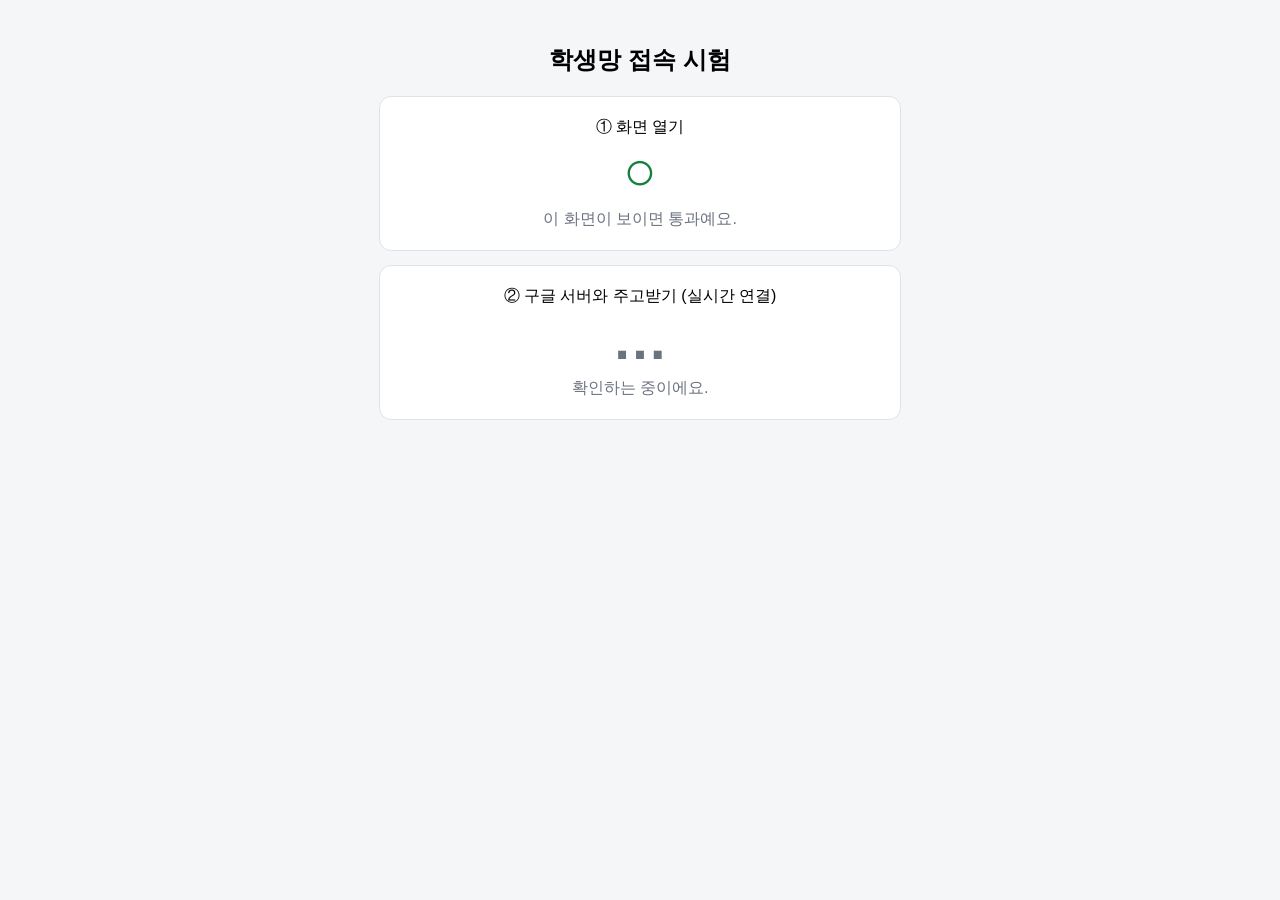
<file: apps-script-test/index.html>
<!doctype html>
<html lang="ko">
<head>
  <meta charset="utf-8">
  <style>
    body { font-family: "Malgun Gothic", sans-serif; background: #f5f6f8; margin: 0; padding: 24px; text-align: center; }
    .card { background: #fff; border: 1px solid #dfe2e7; border-radius: 12px; padding: 20px; max-width: 480px; margin: 0 auto 14px; }
    .mark { font-size: 56px; font-weight: 700; }
    .ok { color: #15803d; }
    .bad { color: #b91c1c; }
    .wait { color: #6b7280; }
    p { color: #6b7280; margin: 6px 0 0; }
  </style>
</head>
<body>
  <h2>학생망 접속 시험</h2>

  <div class="card">
    <div>① 화면 열기</div>
    <div class="mark ok">○</div>
    <p>이 화면이 보이면 통과예요.</p>
  </div>

  <div class="card">
    <div>② 구글 서버와 주고받기 (실시간 연결)</div>
    <div class="mark wait" id="m2">…</div>
    <p id="t2">확인하는 중이에요.</p>
  </div>

  <script>
    var done = false;
    function show(ok, text) {
      if (done) return;
      done = true;
      var m = document.getElementById('m2');
      m.textContent = ok ? '○' : '×';
      m.className = 'mark ' + (ok ? 'ok' : 'bad');
      document.getElementById('t2').textContent = text;
    }
    google.script.run
      .withSuccessHandler(function (time) { show(true, '통과예요. (서버 응답 시각 ' + time + ')'); })
      .withFailureHandler(function (e) { show(false, '연결이 막혔어요: ' + e.message); })
      .ping();
    setTimeout(function () { show(false, '10초 안에 응답이 없어요. 연결이 막혔을 수 있어요.'); }, 10000);
  </script>
</body>
</html>
</file>
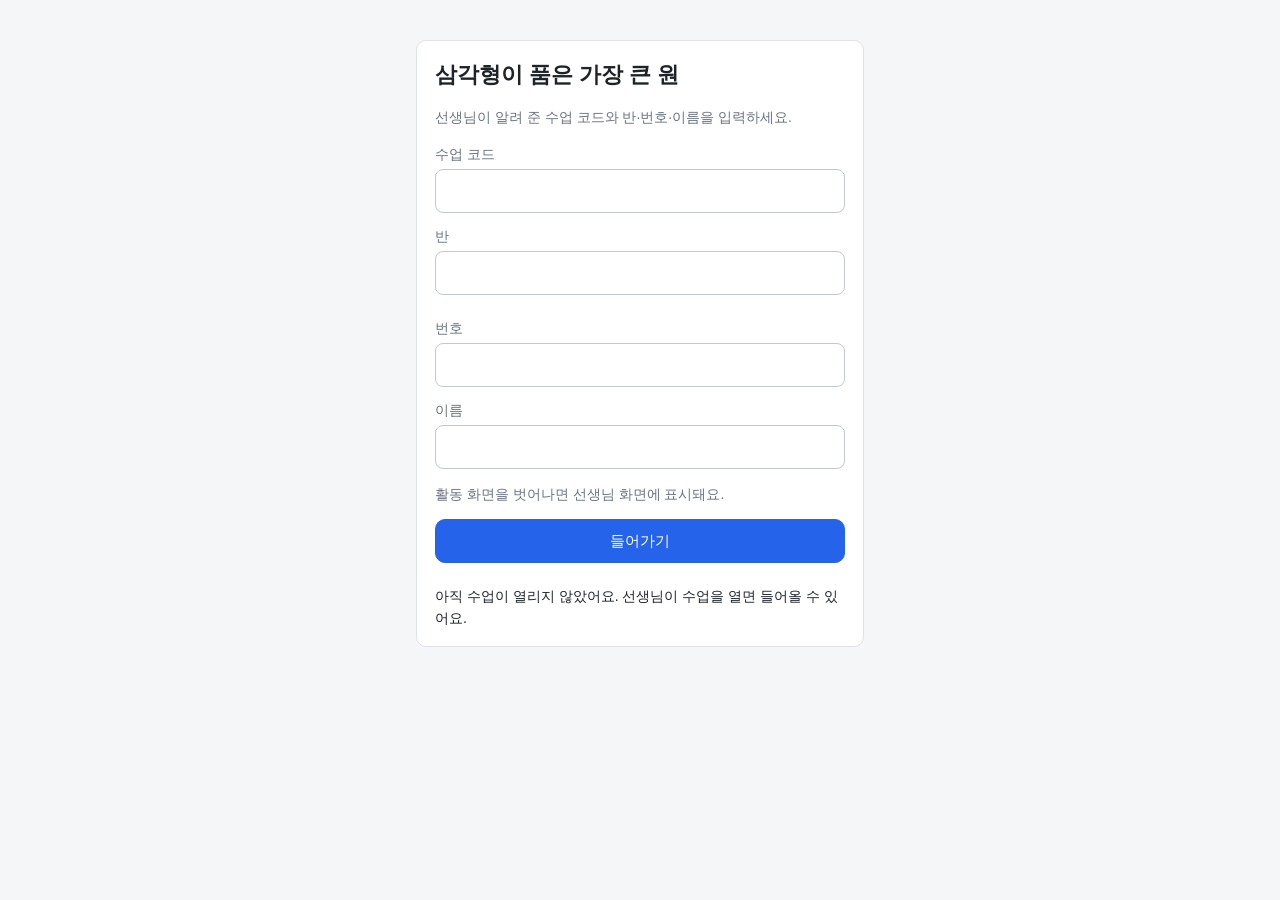
<file: demo/student.html>
<!doctype html>
<html lang="ko">
<head>
  <meta charset="utf-8">
  <meta name="viewport" content="width=device-width, initial-scale=1">
  <title>내심 탐구 활동 – 학생</title>
  <link rel="stylesheet" href="style.css">
</head>
<body>
  <div id="app"></div>

  <script src="js/data.js"></script>
  <script src="js/sync.js"></script>
  <script src="js/geometry.js"></script>
  <!-- 단계별 활동 (5단계 파일의 그림을 6~8단계가 함께 쓰므로 순서대로 불러옴) -->
  <script src="js/stages/stage1.js"></script>
  <script src="js/stages/stage2.js"></script>
  <script src="js/stages/stage3.js"></script>
  <script src="js/stages/stage4.js"></script>
  <script src="js/stages/stage5.js"></script>
  <script src="js/stages/stage6.js"></script>
  <script src="js/stages/stage7.js"></script>
  <script src="js/stages/stage8.js"></script>
  <script src="js/stages/stage9.js"></script>
  <script src="js/student.js"></script>
</body>
</html>
</file>
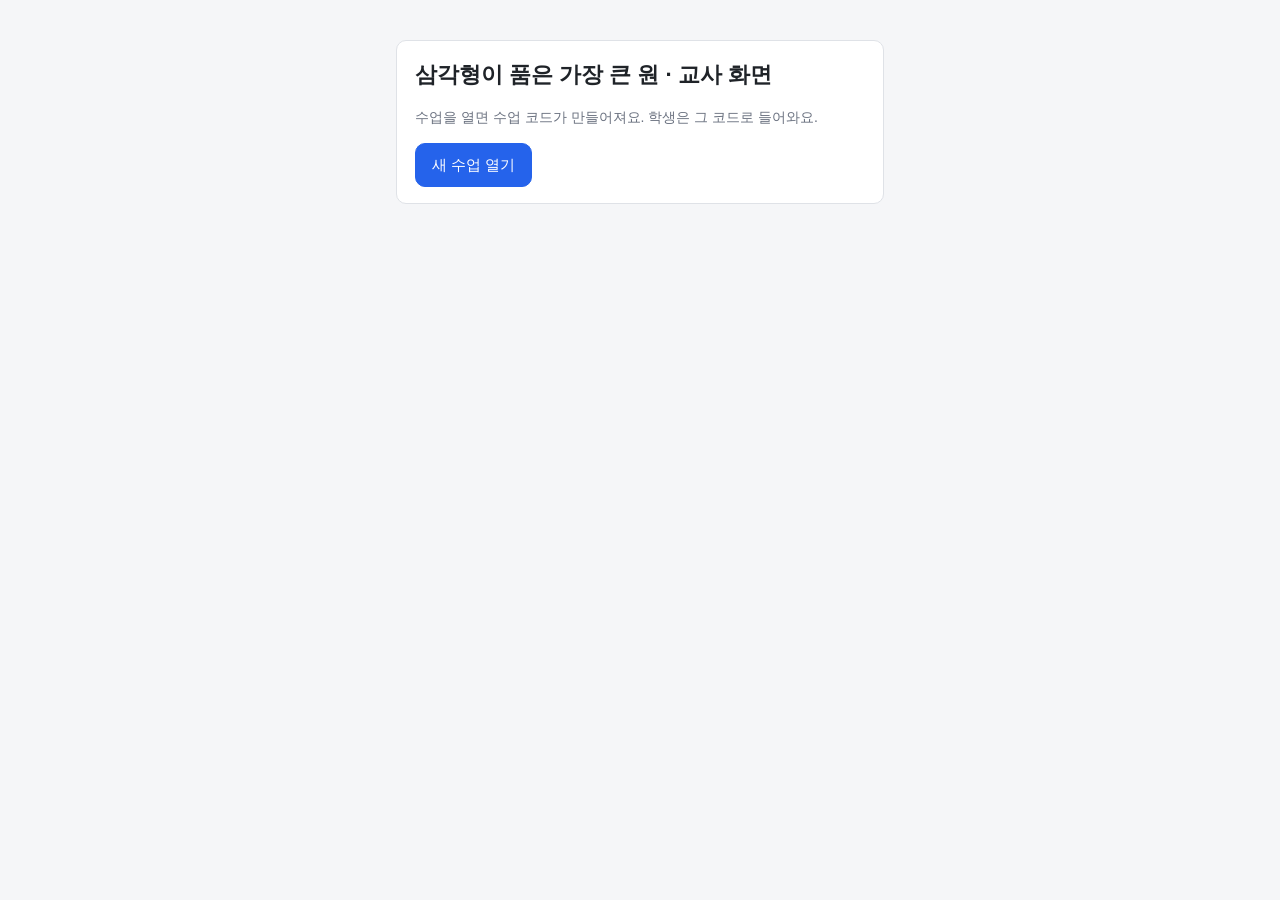
<file: demo/teacher.html>
<!doctype html>
<html lang="ko">
<head>
  <meta charset="utf-8">
  <meta name="viewport" content="width=device-width, initial-scale=1">
  <title>내심 탐구 활동 – 교사</title>
  <link rel="stylesheet" href="style.css">
</head>
<body>
  <div id="app"></div>

  <script src="js/data.js"></script>
  <script src="js/sync.js"></script>
  <script src="js/geometry.js"></script>
  <!-- 교사 화면의 '단계 화면 보기'용: 학생과 같은 활동 파일 -->
  <script src="js/stages/stage1.js"></script>
  <script src="js/stages/stage2.js"></script>
  <script src="js/stages/stage3.js"></script>
  <script src="js/stages/stage4.js"></script>
  <script src="js/stages/stage5.js"></script>
  <script src="js/stages/stage6.js"></script>
  <script src="js/stages/stage7.js"></script>
  <script src="js/stages/stage8.js"></script>
  <script src="js/stages/stage9.js"></script>
  <script src="js/teacher.js"></script>
</body>
</html>
</file>
<file: demo/style.css>
/* 학생·교사 화면 공통 모양 */

:root {
  --bg: #f5f6f8;
  --card: #ffffff;
  --line: #dfe2e7;
  --text: #1f2328;
  --muted: #6b7280;
  --accent: #2563eb;
  --accent-bg: #e8f0fe;
  --ok: #15803d;
  --ok-bg: #e7f6ec;
  --bad: #b91c1c;
  --bad-bg: #fdecec;
  --warn: #92400e;
  --warn-bg: #fdf3e1;
  --radius: 10px;
}

* { box-sizing: border-box; }

body {
  margin: 0;
  background: var(--bg);
  color: var(--text);
  font-family: "Apple SD Gothic Neo", "Malgun Gothic", "Noto Sans KR", sans-serif;
  font-size: 16px;
  line-height: 1.6;
}

h1, h2, h3 { margin: 0 0 8px; font-weight: 700; }
h1 { font-size: 22px; }
h2 { font-size: 19px; }
h3 { font-size: 16px; }

.wrap { max-width: 960px; margin: 0 auto; padding: 16px; }

.card {
  background: var(--card);
  border: 1px solid var(--line);
  border-radius: var(--radius);
  padding: 16px 18px;
  margin-bottom: 12px;
}

.muted { color: var(--muted); font-size: 14px; }
.hidden { display: none !important; }

/* 버튼 */
.btn {
  font: inherit;
  font-size: 15px;
  min-height: 44px;
  padding: 8px 16px;
  border-radius: var(--radius);
  border: 1px solid #c4c9d1;
  background: #fff;
  color: var(--text);
  cursor: pointer;
}
.btn:hover { background: #f1f3f5; }
.btn.primary { background: var(--accent); border-color: var(--accent); color: #fff; }
.btn.primary:hover { background: #1d4ed8; }
.btn.warn { background: var(--warn-bg); border-color: #f0c98a; color: var(--warn); }
.btn.small { min-height: 32px; padding: 4px 10px; font-size: 13px; }

/* 입력 칸 */
input[type=text], input[type=number], textarea, select {
  font: inherit;
  padding: 8px 10px;
  border: 1px solid #c4c9d1;
  border-radius: 8px;
  background: #fff;
}
textarea { width: 100%; min-height: 70px; resize: vertical; }
.field { display: flex; flex-direction: column; gap: 4px; margin-bottom: 12px; }
.field label { font-size: 14px; color: var(--muted); }
.row { display: flex; gap: 10px; flex-wrap: wrap; align-items: center; }
.msg { font-size: 14px; min-height: 22px; }
.msg.bad { color: var(--bad); }
.msg.ok { color: var(--ok); }

/* 학생 화면: 위쪽 막대와 단계 번호 */
.topbar {
  position: sticky; top: 0; z-index: 5;
  background: var(--card);
  border-bottom: 1px solid var(--line);
}
.topbar .wrap { display: flex; flex-wrap: wrap; gap: 10px; align-items: center; padding-top: 10px; padding-bottom: 10px; }
.who { font-size: 14px; color: var(--muted); margin-right: auto; }
.chips { display: flex; gap: 6px; flex-wrap: wrap; }
.chip {
  min-width: 36px; height: 36px;
  border-radius: 8px;
  border: 1px solid var(--line);
  background: #fff;
  font: inherit; font-size: 14px;
  color: var(--muted);
}
.chip.past { color: var(--text); cursor: pointer; }
.chip.now { background: var(--accent-bg); border-color: var(--accent); color: var(--accent); font-weight: 700; cursor: pointer; }
.chip.viewing { outline: 2px solid var(--accent); }
.chip.locked { color: #b8bec7; }

/* 대기 화면·마침 화면 */
.waiting { text-align: center; padding: 28px 18px; }
.think { text-align: left; background: #f3f0ff; border: 1px solid #d9d0ff; border-radius: var(--radius); padding: 14px 16px; margin-top: 16px; }
.think h3 { color: #5b3fc4; }
.bridge { text-align: left; background: var(--accent-bg); border: 2px solid var(--accent); border-radius: var(--radius); padding: 14px 16px; margin-top: 16px; line-height: 1.9; }

/* 잠금 화면 */
.lock {
  position: fixed; inset: 0; z-index: 20;
  background: rgba(31, 35, 40, 0.88);
  color: #fff;
  display: flex; flex-direction: column; align-items: center; justify-content: center;
  text-align: center; padding: 20px;
}
.lock .big { font-size: 28px; font-weight: 700; margin-bottom: 6px; }

/* 단계 활동 공통 */
.board {
  display: block;
  width: 100%;
  max-width: 720px;
  margin: 8px auto 0;
  background: #f8f9fb;
  border: 1px solid var(--line);
  border-radius: var(--radius);
  touch-action: none;
  user-select: none;
  -webkit-user-select: none;
}
.board text { fill: var(--text); }
.status { min-height: 26px; margin-top: 8px; font-weight: 700; }
.status.bad { color: var(--bad); }
.counter { font-size: 14px; color: var(--muted); background: var(--bg); border-radius: 8px; padding: 4px 10px; }
.para { line-height: 2.6; margin: 0; }
input.blank { width: 96px; text-align: center; margin: 0 2px; }
input.ok, textarea.ok { border: 2px solid var(--ok); }
input.bad, textarea.bad { border: 2px solid var(--bad); }
.hintbox { border-radius: 8px; padding: 8px 12px; margin-top: 8px; font-size: 14px; }
.hintbox.bad { background: var(--bad-bg); color: var(--bad); }
.hintbox.warn { background: #fdf6d8; color: #6b4e00; font-size: 15px; }
.choice { display: inline-flex; align-items: center; gap: 6px; padding: 8px 14px; border: 1px solid var(--line); border-radius: var(--radius); background: #fff; cursor: pointer; }
.choice input { width: 18px; height: 18px; }
.card.focus { border: 2px solid var(--accent); }
.btn.active { background: var(--accent-bg); border-color: var(--accent); color: var(--accent); }
.notice-blue { background: var(--accent-bg); color: #1e40af; border-radius: 8px; padding: 10px 14px; }

/* 5단계: 왼쪽 말풍선 + 오른쪽 활동 */
.split { display: grid; grid-template-columns: minmax(0, 1fr) minmax(0, 1.6fr); gap: 12px; align-items: start; }
@media (max-width: 720px) { .split { grid-template-columns: minmax(0, 1fr); } }
.talk { border-radius: var(--radius); border: 1px solid; padding: 10px 12px; margin-bottom: 8px; font-size: 15px; line-height: 1.6; }
.talk b { margin-right: 4px; }
.talk.sj { background: #FAEEDA; border-color: #EF9F27; color: #633806; }
.talk.sy { background: #EAF3DE; border-color: #97C459; color: #27500A; }
.talk.yw { background: #fff; border-color: var(--line); }
.talk.yw b { color: #854F0B; }
.act { margin-top: 8px; padding: 6px 8px; border-radius: 8px; font-size: 13px; background: var(--bg); color: #9aa1ab; }
.act::before { content: attr(data-icon) ' '; }
.act.on { background: var(--accent-bg); color: var(--accent); font-weight: 700; }
.act.done { background: var(--ok-bg); color: var(--ok); }

/* 7~9단계 */
.pill { padding: 6px 12px; border-radius: 8px; background: var(--bg); color: var(--muted); font-size: 14px; }
.pill.on { background: var(--ok-bg); color: var(--ok); font-weight: 700; }
.claim { background: #fdf6d8; color: #6b4e00; border-radius: var(--radius); padding: 10px 14px; text-align: center; margin-bottom: 12px; }
.proof { line-height: 2.2; margin-bottom: 8px; }
.proof select { max-width: 100%; }
.num { display: inline-block; width: 24px; height: 24px; line-height: 24px; text-align: center; border-radius: 50%; background: var(--accent-bg); color: var(--accent); font-size: 13px; font-weight: 700; margin-right: 6px; }
.hintline { color: var(--bad); font-size: 13px; line-height: 1.6; }
select.ok { border: 2px solid var(--ok); }
select.bad { border: 2px solid var(--bad); }
.mine { border-top: 1px solid var(--line); padding: 8px 0; }

/* 교사 화면: 서술 답·정답률·발표용 띄우기·화면 이탈 */
.tgrid { display: grid; grid-template-columns: repeat(auto-fit, minmax(320px, 1fr)); gap: 12px; align-items: start; }
.tgrid .card { margin-bottom: 0; }
.ans-row { display: grid; grid-template-columns: minmax(0, 1fr) auto; gap: 2px 10px; border-top: 1px solid var(--line); padding: 8px 0; align-items: center; }
.ans-who { grid-column: 1 / 3; font-size: 12px; color: var(--muted); }
.ans-text { font-size: 15px; }
.tag { background: #f3f0ff; color: #5b3fc4; border-radius: 6px; padding: 1px 6px; font-size: 11px; }
h4 { margin: 14px 0 4px; font-size: 14px; color: var(--muted); }
.rate { margin: 6px 0; font-size: 14px; }
.rate-track { height: 8px; background: var(--bg); border-radius: 4px; margin-top: 3px; }
.rate-fill { height: 8px; background: #1D9E75; border-radius: 4px; }
.rate-fill.low { background: #E24B4A; }
.proj { position: fixed; inset: 0; z-index: 30; background: #fff; display: flex; flex-direction: column; align-items: center; justify-content: center; padding: 40px; text-align: center; gap: 24px; }
.proj-label { color: var(--muted); font-size: 18px; }
.proj-text { font-size: 40px; font-weight: 700; line-height: 1.5; max-width: 1000px; }
.row-away td { background: var(--bad-bg); }
.away-cell { font-size: 12px; white-space: nowrap; }
.away-now { background: var(--bad); color: #fff; border-radius: 6px; padding: 1px 6px; font-weight: 700; }

/* 교사 창의 단계 화면 보기 */
.pv-bar { position: sticky; top: 0; z-index: 5; background: #fdf3e1; border-bottom: 1px solid #f0c98a; }
.pv-bar .wrap { padding-top: 10px; padding-bottom: 10px; }

/* 2차시 시작 화면 */
.opt { display: block; border: 1px solid #c4c9d1; border-radius: var(--radius); padding: 12px 14px; margin-bottom: 8px; cursor: pointer; }
.opt.on { border: 2px solid var(--accent); }

/* 교사 화면 */
.tbar { display: flex; flex-wrap: wrap; gap: 16px; align-items: center; }
.tbar .label { font-size: 12px; color: var(--muted); }
.tbar .code { font-size: 24px; font-weight: 700; letter-spacing: 3px; }
.tbar .grow { flex: 1; min-width: 200px; }
.notice { background: var(--warn-bg); border: 1px solid #f0c98a; color: var(--warn); border-radius: var(--radius); padding: 10px 14px; margin-bottom: 12px; }

table.prog { width: 100%; border-collapse: collapse; font-size: 14px; }
table.prog th, table.prog td { padding: 8px 6px; border-top: 1px solid var(--line); text-align: center; }
table.prog th { color: var(--muted); font-weight: 500; border-top: none; }
table.prog td.name, table.prog th.name { text-align: left; }
.st-done { color: var(--ok); font-weight: 700; }
.st-now { color: var(--accent); }
.st-miss { color: var(--muted); }
.st-lock { color: #c4c9d1; }
.legend { display: flex; gap: 14px; flex-wrap: wrap; font-size: 13px; color: var(--muted); margin-bottom: 8px; }
</file>
